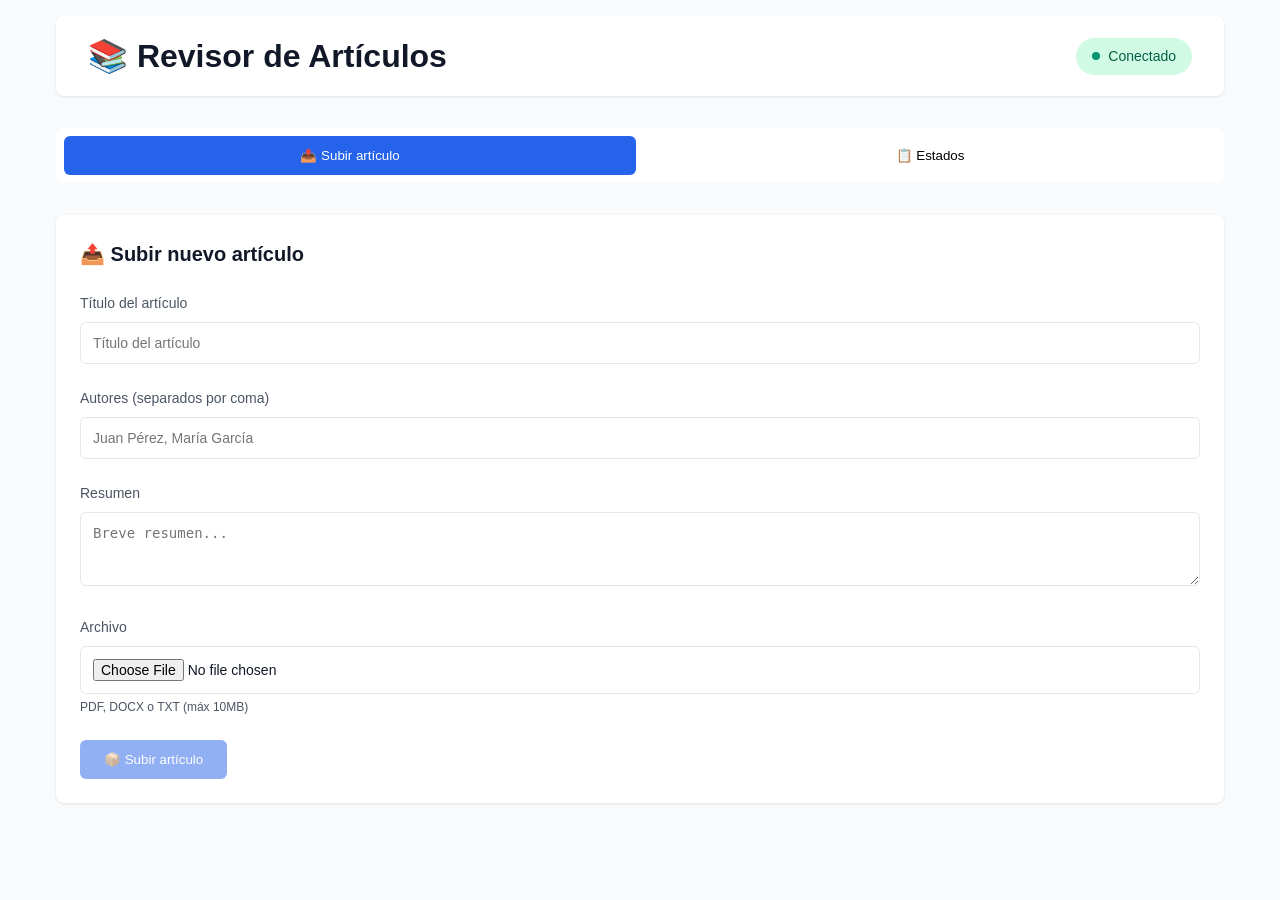
<file: index.html>
<!DOCTYPE html>
<html lang="es">
<head>
    <meta charset="UTF-8">
    <meta name="viewport" content="width=device-width, initial-scale=1.0">
    <title>Revisor de Artículos Académicos</title>
    
    <!-- PWA Meta Tags -->
    <link rel="manifest" href="manifest.json">
    <meta name="theme-color" content="#2563eb">
    <meta name="apple-mobile-web-app-capable" content="yes">
    <meta name="apple-mobile-web-app-status-bar-style" content="default">
    
    <!-- CSS -->
    <link rel="stylesheet" href="css/styles.css">
</head>
<body>
    <div id="app"></div>

    <!-- Scripts en orden correcto -->
    <script src="js/storage.js"></script>
    <script src="js/services.js"></script>
    <script src="js/app.js"></script>

    <script>
        // Register Service Worker
        if ('serviceWorker' in navigator) {
            window.addEventListener('load', () => {
                navigator.serviceWorker.register('sw.js')
                    .then(reg => console.log('✅ SW registrado'))
                    .catch(err => console.log('❌ SW error:', err));
            });
        }
    </script>
</body>
</html>
</file>
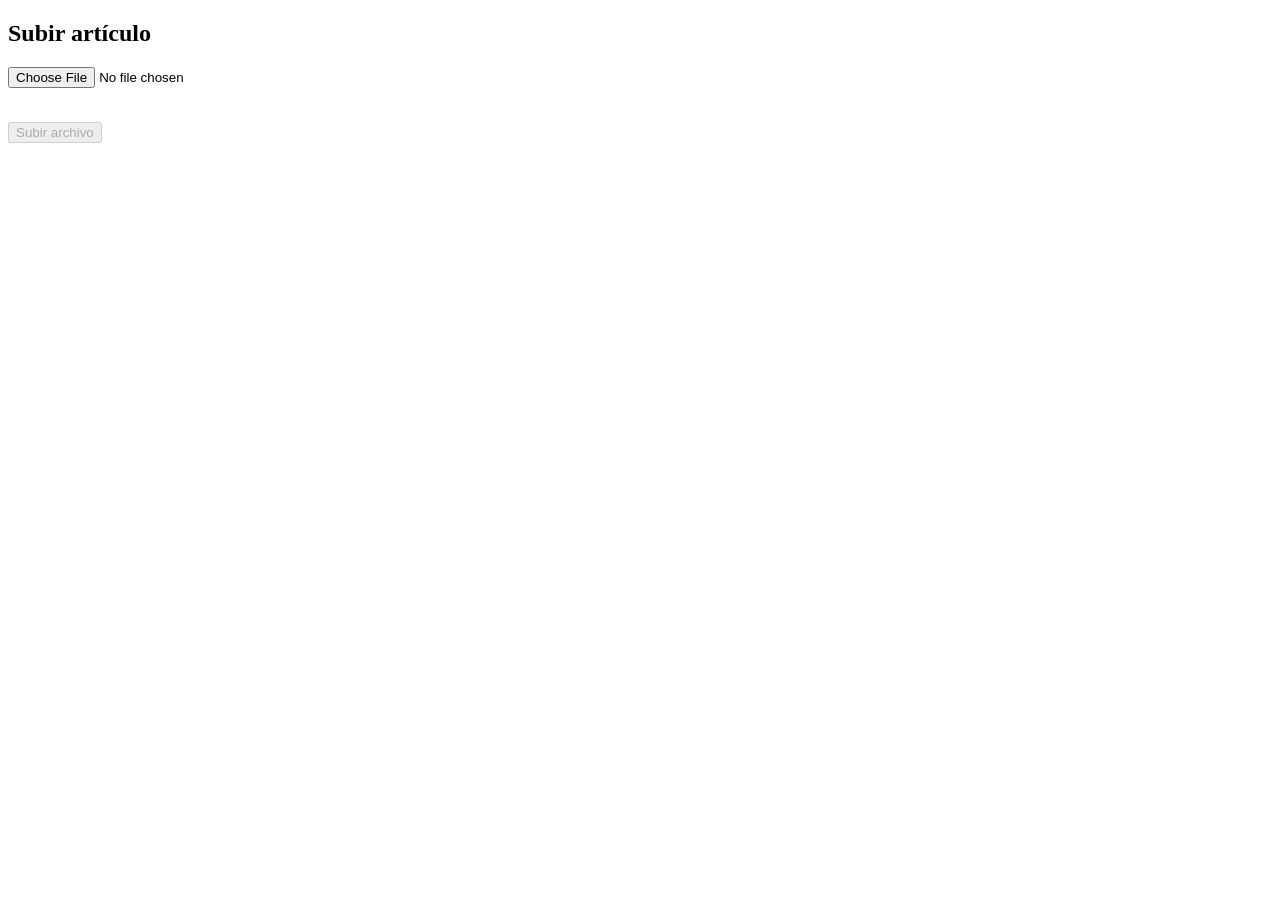
<file: frontend/index.html>
<!DOCTYPE html>
<html lang="es">
<head>
<meta charset="UTF-8">
<title>Carga de artículos</title>
<meta name="viewport" content="width=device-width, initial-scale=1.0">
</head>
<body>

<h2>Subir artículo</h2>

<form id="upload-form">
    <input type="file" id="file-input" accept=".pdf,.docx,.txt">
    <br><br>

    <p id="file-info"></p>

    <button id="upload-btn" disabled>Subir archivo</button>
</form>

<p id="message-area"></p>

<script type="module" src="app.js"></script>
</body>
</html>
</file>
<file: css/styles.css>
* {
    box-sizing: border-box;
    margin: 0;
    padding: 0;
}

:root {
    --primary: #2563eb;
    --primary-dark: #1d4ed8;
    --success: #059669;
    --warning: #d97706;
    --danger: #dc2626;
    --gray-50: #f9fafb;
    --gray-100: #f3f4f6;
    --gray-200: #e5e7eb;
    --gray-300: #d1d5db;
    --gray-600: #4b5563;
    --gray-800: #1f2937;
    --gray-900: #111827;
}

body {
    font-family: -apple-system, BlinkMacSystemFont, 'Segoe UI', Roboto, sans-serif;
    background: var(--gray-50);
    color: var(--gray-900);
    line-height: 1.5;
}

.app-container {
    max-width: 1200px;
    margin: 0 auto;
    padding: 1rem;
}

/* Header */
.app-header {
    background: white;
    border-radius: 8px;
    padding: 1rem 2rem;
    margin-bottom: 2rem;
    display: flex;
    justify-content: space-between;
    align-items: center;
    box-shadow: 0 1px 3px rgba(0,0,0,0.1);
}

/* Status indicator */
.status-indicator {
    padding: 0.5rem 1rem;
    border-radius: 20px;
    font-size: 0.875rem;
    display: flex;
    align-items: center;
    gap: 0.5rem;
}

.status-indicator.online {
    background: #d1fae5;
    color: #065f46;
}

.status-indicator.offline {
    background: #fee2e2;
    color: #991b1b;
}

.status-dot {
    width: 8px;
    height: 8px;
    border-radius: 50%;
    display: inline-block;
}

.online .status-dot { background: #059669; }
.offline .status-dot { background: #dc2626; }

/* Tabs */
.tabs {
    display: flex;
    gap: 0.5rem;
    background: white;
    padding: 0.5rem;
    border-radius: 8px;
    margin-bottom: 2rem;
}

.tab-btn {
    flex: 1;
    padding: 0.75rem;
    border: none;
    background: transparent;
    border-radius: 6px;
    cursor: pointer;
}

.tab-btn.active {
    background: var(--primary);
    color: white;
}

.tab-content {
    display: none;
}

.tab-content.active {
    display: block;
}

/* Cards */
.card {
    background: white;
    border-radius: 8px;
    padding: 1.5rem;
    margin-bottom: 1.5rem;
    box-shadow: 0 1px 3px rgba(0,0,0,0.1);
}

.card-title {
    font-size: 1.25rem;
    margin-bottom: 1.5rem;
}

/* Forms */
.form-group {
    margin-bottom: 1.5rem;
}

.form-group label {
    display: block;
    font-size: 0.875rem;
    font-weight: 500;
    margin-bottom: 0.5rem;
    color: var(--gray-600);
}

.form-group input,
.form-group textarea,
.form-group select {
    width: 100%;
    padding: 0.75rem;
    border: 1px solid var(--gray-200);
    border-radius: 6px;
    font-size: 0.875rem;
}

.form-group input:focus,
.form-group textarea:focus {
    outline: 2px solid var(--primary);
    outline-offset: 2px;
}

/* Buttons */
.btn {
    padding: 0.75rem 1.5rem;
    border: none;
    border-radius: 6px;
    font-weight: 500;
    cursor: pointer;
    display: inline-flex;
    align-items: center;
    gap: 0.5rem;
}

.btn-primary {
    background: var(--primary);
    color: white;
}

.btn-primary:hover {
    background: var(--primary-dark);
}

.btn-secondary {
    background: var(--gray-100);
    color: var(--gray-800);
}

.btn:disabled {
    opacity: 0.5;
    cursor: not-allowed;
}

/* Articles grid */
.articles-grid {
    display: grid;
    grid-template-columns: repeat(auto-fill, minmax(300px, 1fr));
    gap: 1.5rem;
}

.article-card {
    background: white;
    border: 1px solid var(--gray-200);
    border-radius: 8px;
    padding: 1.25rem;
}

.article-header {
    display: flex;
    justify-content: space-between;
    align-items: start;
    margin-bottom: 1rem;
}

.article-title {
    font-weight: 600;
    margin-bottom: 0.25rem;
}

.article-meta {
    font-size: 0.75rem;
    color: var(--gray-600);
}

/* Status badges */
.status-badge {
    display: inline-block;
    padding: 0.25rem 0.75rem;
    border-radius: 20px;
    font-size: 0.75rem;
    font-weight: 600;
}

.status-badge.pending {
    background: #fef3c7;
    color: #92400e;
}

.status-badge.review {
    background: #dbeafe;
    color: #1e40af;
}

.status-badge.completed {
    background: #ede9fe;
    color: #5b21b6;
}

.status-badge.accepted {
    background: #d1fae5;
    color: #065f46;
}

.status-badge.rejected {
    background: #fee2e2;
    color: #991b1b;
}

/* Messages */
.message {
    padding: 1rem;
    border-radius: 6px;
    margin: 1rem 0;
}

.message.success {
    background: #d1fae5;
    color: #065f46;
}

.message.error {
    background: #fee2e2;
    color: #991b1b;
}

.message.info {
    background: #dbeafe;
    color: #1e40af;
}

/* Modal */
.modal {
    position: fixed;
    top: 0;
    left: 0;
    right: 0;
    bottom: 0;
    background: rgba(0,0,0,0.5);
    display: flex;
    align-items: center;
    justify-content: center;
    z-index: 1000;
}

.modal-content {
    background: white;
    border-radius: 8px;
    padding: 2rem;
    max-width: 500px;
    width: 90%;
    max-height: 80vh;
    overflow-y: auto;
    position: relative;
}

.modal-close {
    position: absolute;
    top: 1rem;
    right: 1rem;
    background: none;
    border: none;
    font-size: 1.5rem;
    cursor: pointer;
    color: var(--gray-600);
}

/* Responsive */
@media (max-width: 768px) {
    .app-header {
        flex-direction: column;
        text-align: center;
    }
    
    .articles-grid {
        grid-template-columns: 1fr;
    }
    
    .tabs {
        flex-direction: column;
    }
}
</file>
